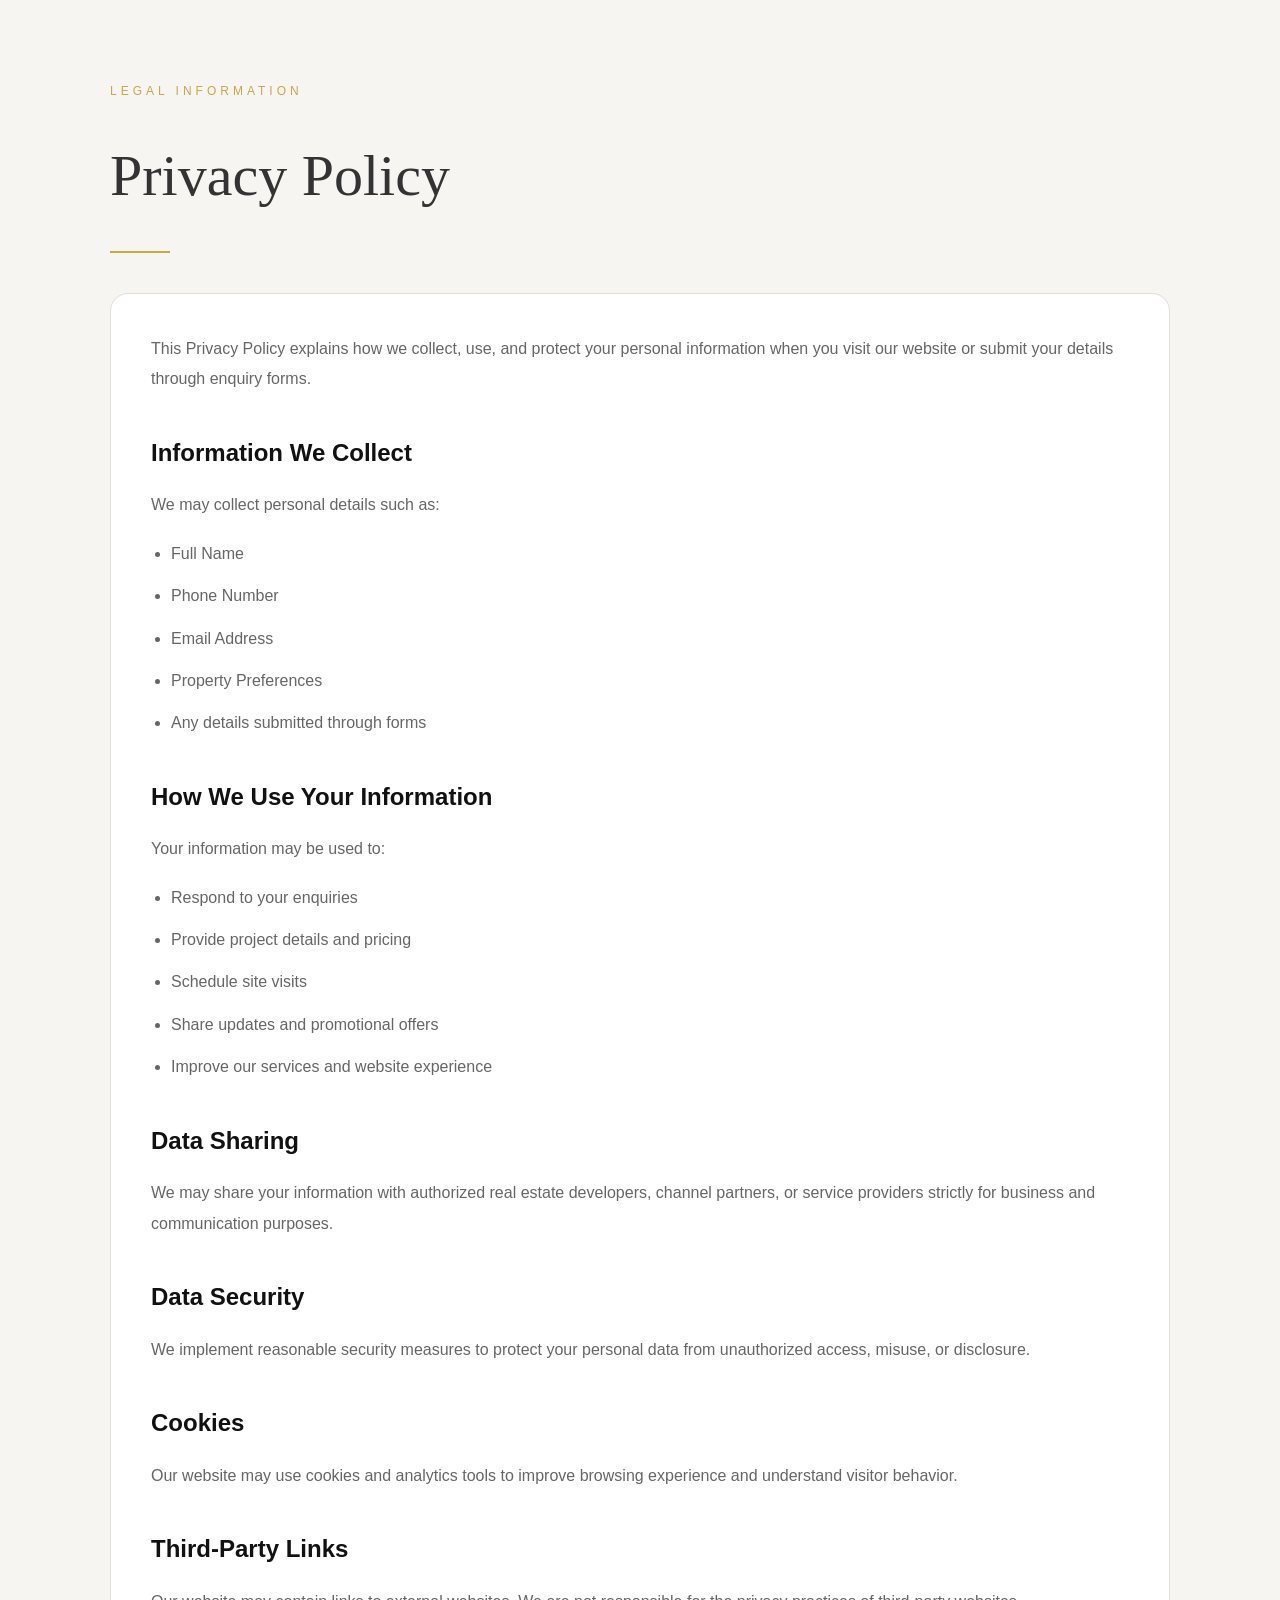
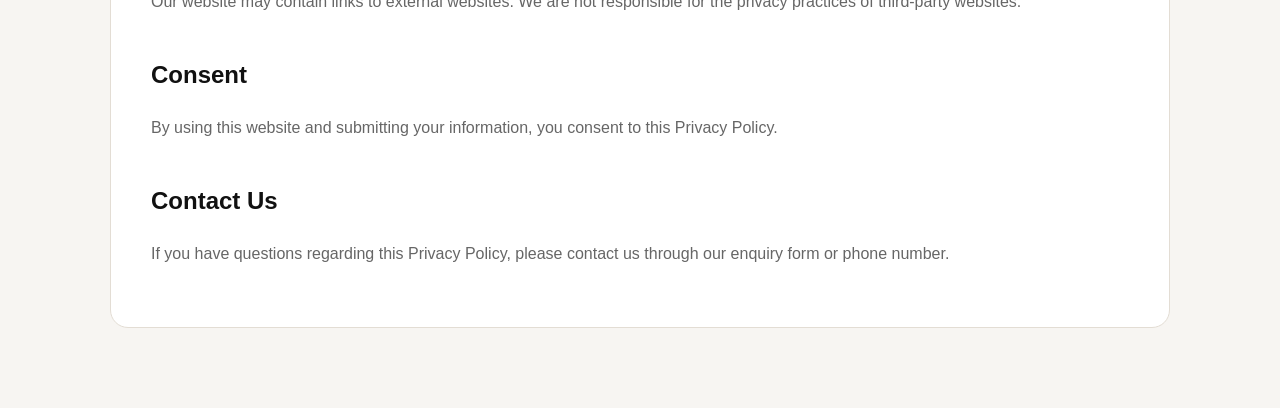
<file: privacy-policy.html>
<!DOCTYPE html>
<html lang="en">
<head>
  <meta charset="UTF-8">
  <meta name="viewport" content="width=device-width, initial-scale=1.0">
  <title>Privacy Policy</title>

  <style>

    *{
      margin:0;
      padding:0;
      box-sizing:border-box;
      font-family: Arial, sans-serif;
    }

    body{
      background:#f7f5f2;
      color:#333;
      line-height:1.9;
    }

    .policy-section{
      max-width:1100px;
      margin:auto;
      padding:80px 20px;
    }

    .small-title{
      color:#c9a646;
      text-transform:uppercase;
      letter-spacing:4px;
      font-size:12px;
      margin-bottom:18px;
    }

    .main-title{
      font-size:58px;
      font-family: Georgia, serif;
      font-weight:300;
      margin-bottom:20px;
    }

    .gold-line{
      width:60px;
      height:2px;
      background:#c9a646;
      margin-bottom:40px;
    }

    .policy-content{
      background:#fff;
      border:1px solid #e3ddd4;
      border-radius:18px;
      padding:40px;
    }

    .policy-content h3{
      margin-top:35px;
      margin-bottom:15px;
      color:#111;
      font-size:24px;
    }

    .policy-content p{
      margin-bottom:18px;
      color:#666;
      font-size:16px;
    }

    .policy-content ul{
      margin-left:20px;
      color:#666;
    }

    .policy-content li{
      margin-bottom:12px;
    }

    @media(max-width:768px){

      .main-title{
        font-size:42px;
      }

      .policy-content{
        padding:25px;
      }

    }

  </style>
</head>
<body>

  <section class="policy-section">

    <div class="small-title">
      Legal Information
    </div>

    <h1 class="main-title">
      Privacy Policy
    </h1>

    <div class="gold-line"></div>

    <div class="policy-content">

      <p>
        This Privacy Policy explains how we collect, use,
        and protect your personal information when you visit
        our website or submit your details through enquiry forms.
      </p>

      <h3>Information We Collect</h3>

      <p>
        We may collect personal details such as:
      </p>

      <ul>
        <li>Full Name</li>
        <li>Phone Number</li>
        <li>Email Address</li>
        <li>Property Preferences</li>
        <li>Any details submitted through forms</li>
      </ul>

      <h3>How We Use Your Information</h3>

      <p>
        Your information may be used to:
      </p>

      <ul>
        <li>Respond to your enquiries</li>
        <li>Provide project details and pricing</li>
        <li>Schedule site visits</li>
        <li>Share updates and promotional offers</li>
        <li>Improve our services and website experience</li>
      </ul>

      <h3>Data Sharing</h3>

      <p>
        We may share your information with authorized real estate
        developers, channel partners, or service providers strictly
        for business and communication purposes.
      </p>

      <h3>Data Security</h3>

      <p>
        We implement reasonable security measures to protect your
        personal data from unauthorized access, misuse, or disclosure.
      </p>

      <h3>Cookies</h3>

      <p>
        Our website may use cookies and analytics tools to improve
        browsing experience and understand visitor behavior.
      </p>

      <h3>Third-Party Links</h3>

      <p>
        Our website may contain links to external websites.
        We are not responsible for the privacy practices
        of third-party websites.
      </p>

      <h3>Consent</h3>

      <p>
        By using this website and submitting your information,
        you consent to this Privacy Policy.
      </p>

      <h3>Contact Us</h3>

      <p>
        If you have questions regarding this Privacy Policy,
        please contact us through our enquiry form or phone number.
      </p>

    </div>

  </section>

</body>
</html>
</file>
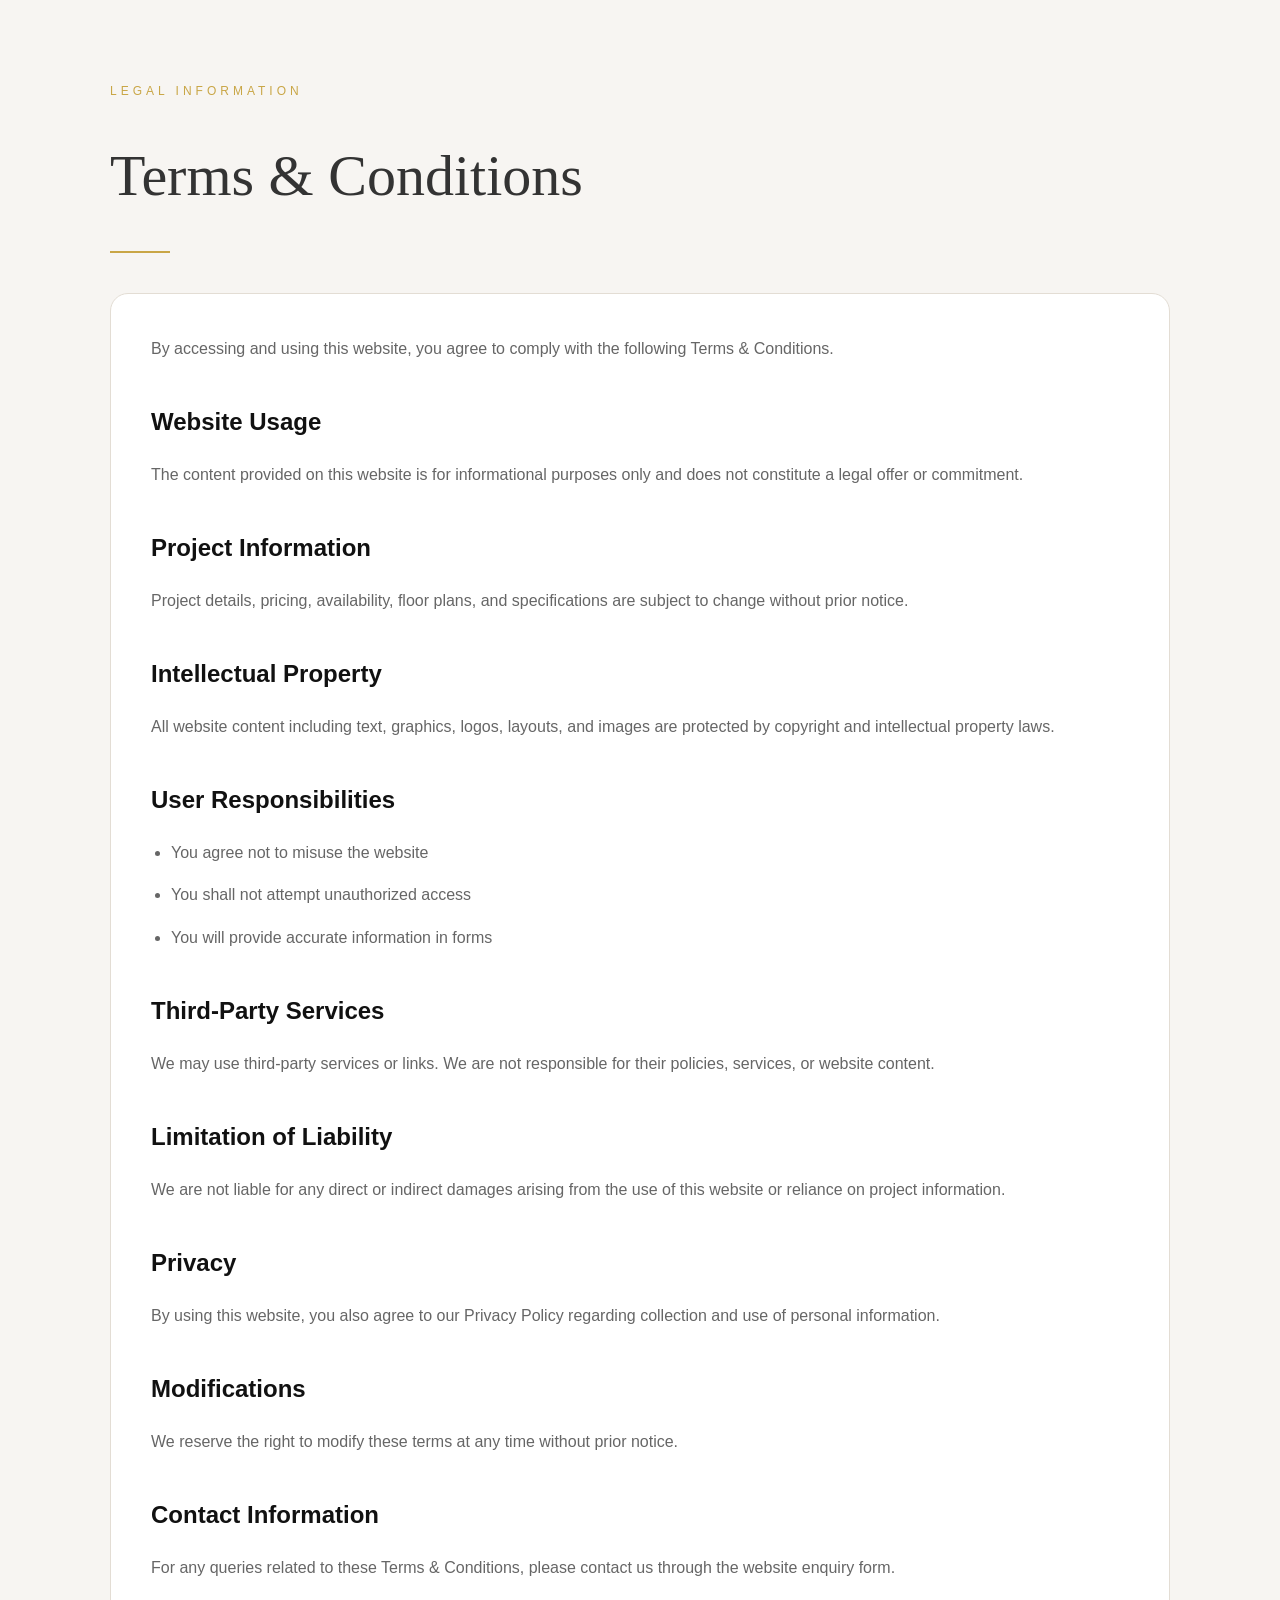
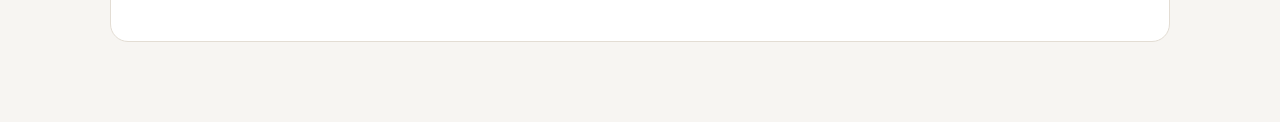
<file: terms_condition.html>
<!DOCTYPE html>
<html lang="en">
<head>
  <meta charset="UTF-8">
  <meta name="viewport" content="width=device-width, initial-scale=1.0">
  <title>Terms & Conditions</title>

  <style>

    *{
      margin:0;
      padding:0;
      box-sizing:border-box;
      font-family: Arial, sans-serif;
    }

    body{
      background:#f7f5f2;
      color:#333;
      line-height:1.9;
    }

    .terms-section{
      max-width:1100px;
      margin:auto;
      padding:80px 20px;
    }

    .small-title{
      color:#c9a646;
      text-transform:uppercase;
      letter-spacing:4px;
      font-size:12px;
      margin-bottom:18px;
    }

    .main-title{
      font-size:58px;
      font-family: Georgia, serif;
      font-weight:300;
      margin-bottom:20px;
    }

    .gold-line{
      width:60px;
      height:2px;
      background:#c9a646;
      margin-bottom:40px;
    }

    .terms-content{
      background:#fff;
      border:1px solid #e3ddd4;
      border-radius:18px;
      padding:40px;
    }

    .terms-content h3{
      margin-top:35px;
      margin-bottom:15px;
      color:#111;
      font-size:24px;
    }

    .terms-content p{
      margin-bottom:18px;
      color:#666;
      font-size:16px;
    }

    .terms-content ul{
      margin-left:20px;
      color:#666;
    }

    .terms-content li{
      margin-bottom:12px;
    }

    @media(max-width:768px){

      .main-title{
        font-size:42px;
      }

      .terms-content{
        padding:25px;
      }

    }

  </style>
</head>
<body>

  <section class="terms-section">

    <div class="small-title">
      Legal Information
    </div>

    <h1 class="main-title">
      Terms & Conditions
    </h1>

    <div class="gold-line"></div>

    <div class="terms-content">

      <p>
        By accessing and using this website, you agree
        to comply with the following Terms & Conditions.
      </p>

      <h3>Website Usage</h3>

      <p>
        The content provided on this website is for
        informational purposes only and does not constitute
        a legal offer or commitment.
      </p>

      <h3>Project Information</h3>

      <p>
        Project details, pricing, availability, floor plans,
        and specifications are subject to change without prior notice.
      </p>

      <h3>Intellectual Property</h3>

      <p>
        All website content including text, graphics,
        logos, layouts, and images are protected by
        copyright and intellectual property laws.
      </p>

      <h3>User Responsibilities</h3>

      <ul>
        <li>You agree not to misuse the website</li>
        <li>You shall not attempt unauthorized access</li>
        <li>You will provide accurate information in forms</li>
      </ul>

      <h3>Third-Party Services</h3>

      <p>
        We may use third-party services or links.
        We are not responsible for their policies,
        services, or website content.
      </p>

      <h3>Limitation of Liability</h3>

      <p>
        We are not liable for any direct or indirect damages
        arising from the use of this website or reliance on
        project information.
      </p>

      <h3>Privacy</h3>

      <p>
        By using this website, you also agree to our
        Privacy Policy regarding collection and use
        of personal information.
      </p>

      <h3>Modifications</h3>

      <p>
        We reserve the right to modify these terms
        at any time without prior notice.
      </p>

      <h3>Contact Information</h3>

      <p>
        For any queries related to these Terms & Conditions,
        please contact us through the website enquiry form.
      </p>

    </div>

  </section>

</body>
</html>
</file>
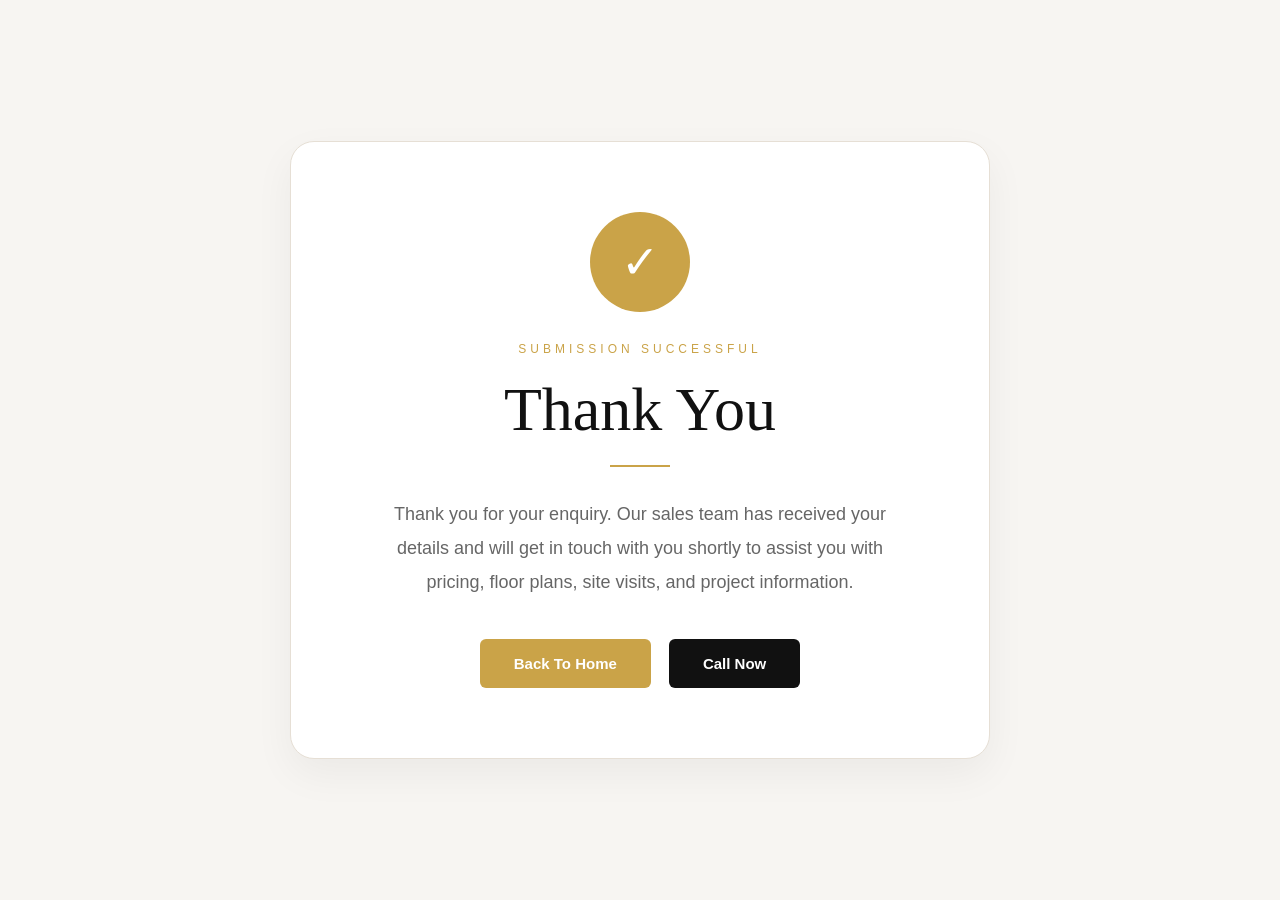
<file: thank_you.html>
<!DOCTYPE html>
<html lang="en">
<head>
  <meta charset="UTF-8">
  <meta name="viewport" content="width=device-width, initial-scale=1.0">
  <title>Thank You</title>

  <style>

    *{
      margin:0;
      padding:0;
      box-sizing:border-box;
      font-family: Arial, sans-serif;
    }

    body{
      background:#f7f5f2;
      min-height:100vh;

      display:flex;
      align-items:center;
      justify-content:center;

      padding:20px;
      color:#222;
    }

    .thankyou-box{
      width:100%;
      max-width:700px;

      background:#fff;
      border:1px solid #e6dfd5;
      border-radius:24px;

      padding:70px 50px;

      text-align:center;

      box-shadow:0 15px 40px rgba(0,0,0,0.05);
    }

    /* ICON */
    .success-icon{
      width:100px;
      height:100px;

      margin:0 auto 30px;

      border-radius:50%;

      background:#caa348;

      display:flex;
      align-items:center;
      justify-content:center;

      color:#fff;
      font-size:46px;
    }

    /* SMALL TEXT */
    .small-title{
      color:#caa348;
      text-transform:uppercase;
      letter-spacing:4px;
      font-size:12px;
      margin-bottom:18px;
    }

    /* TITLE */
    .main-title{
      font-size:62px;
      font-family: Georgia, serif;
      font-weight:300;

      margin-bottom:20px;
      color:#111;
    }

    /* LINE */
    .gold-line{
      width:60px;
      height:2px;
      background:#caa348;

      margin:0 auto 30px;
    }

    /* DESCRIPTION */
    .description{
      font-size:18px;
      line-height:1.9;
      color:#666;

      max-width:520px;
      margin:0 auto 40px;
    }

    /* INFO BOX */
    .info-box{
      background:#f8f6f2;
      border:1px solid #ebe4d9;

      border-radius:16px;

      padding:22px;

      margin-bottom:35px;

      color:#666;
      line-height:1.8;
    }

    /* BUTTONS */
    .button-group{
      display:flex;
      justify-content:center;
      gap:18px;
      flex-wrap:wrap;
    }

    .btn{
      padding:16px 34px;

      border:none;
      border-radius:6px;

      cursor:pointer;

      text-decoration:none;

      font-size:15px;
      font-weight:600;

      transition:0.3s;
    }

    .primary-btn{
      background:#caa348;
      color:#fff;
    }

    .primary-btn:hover{
      background:#b7923c;
    }

    .secondary-btn{
      background:#111;
      color:#fff;
    }

    .secondary-btn:hover{
      background:#333;
    }

    /* RESPONSIVE */
    @media(max-width:768px){

      .thankyou-box{
        padding:50px 25px;
      }

      .main-title{
        font-size:42px;
      }

      .description{
        font-size:16px;
      }

      .success-icon{
        width:80px;
        height:80px;
        font-size:38px;
      }

    }

  </style>
</head>
<body>

  <div class="thankyou-box">

    <!-- ICON -->
    <div class="success-icon">
      ✓
    </div>

    <!-- SMALL TITLE -->
    <div class="small-title">
      Submission Successful
    </div>

    <!-- TITLE -->
    <h1 class="main-title">
      Thank You
    </h1>

    <!-- LINE -->
    <div class="gold-line"></div>

    <!-- DESCRIPTION -->
    <p class="description">

      Thank you for your enquiry.

      Our sales team has received your details and
      will get in touch with you shortly to assist
      you with pricing, floor plans, site visits,
      and project information.

    </p>

    <!-- INFO BOX -->


    <!-- BUTTONS -->
    <div class="button-group">

      <a href="index.html" class="btn primary-btn">
        Back To Home
      </a>

      <a href="tel:+917090158000" class="btn secondary-btn">
        Call Now
      </a>

    </div>

  </div>

</body>
</html>
</file>
